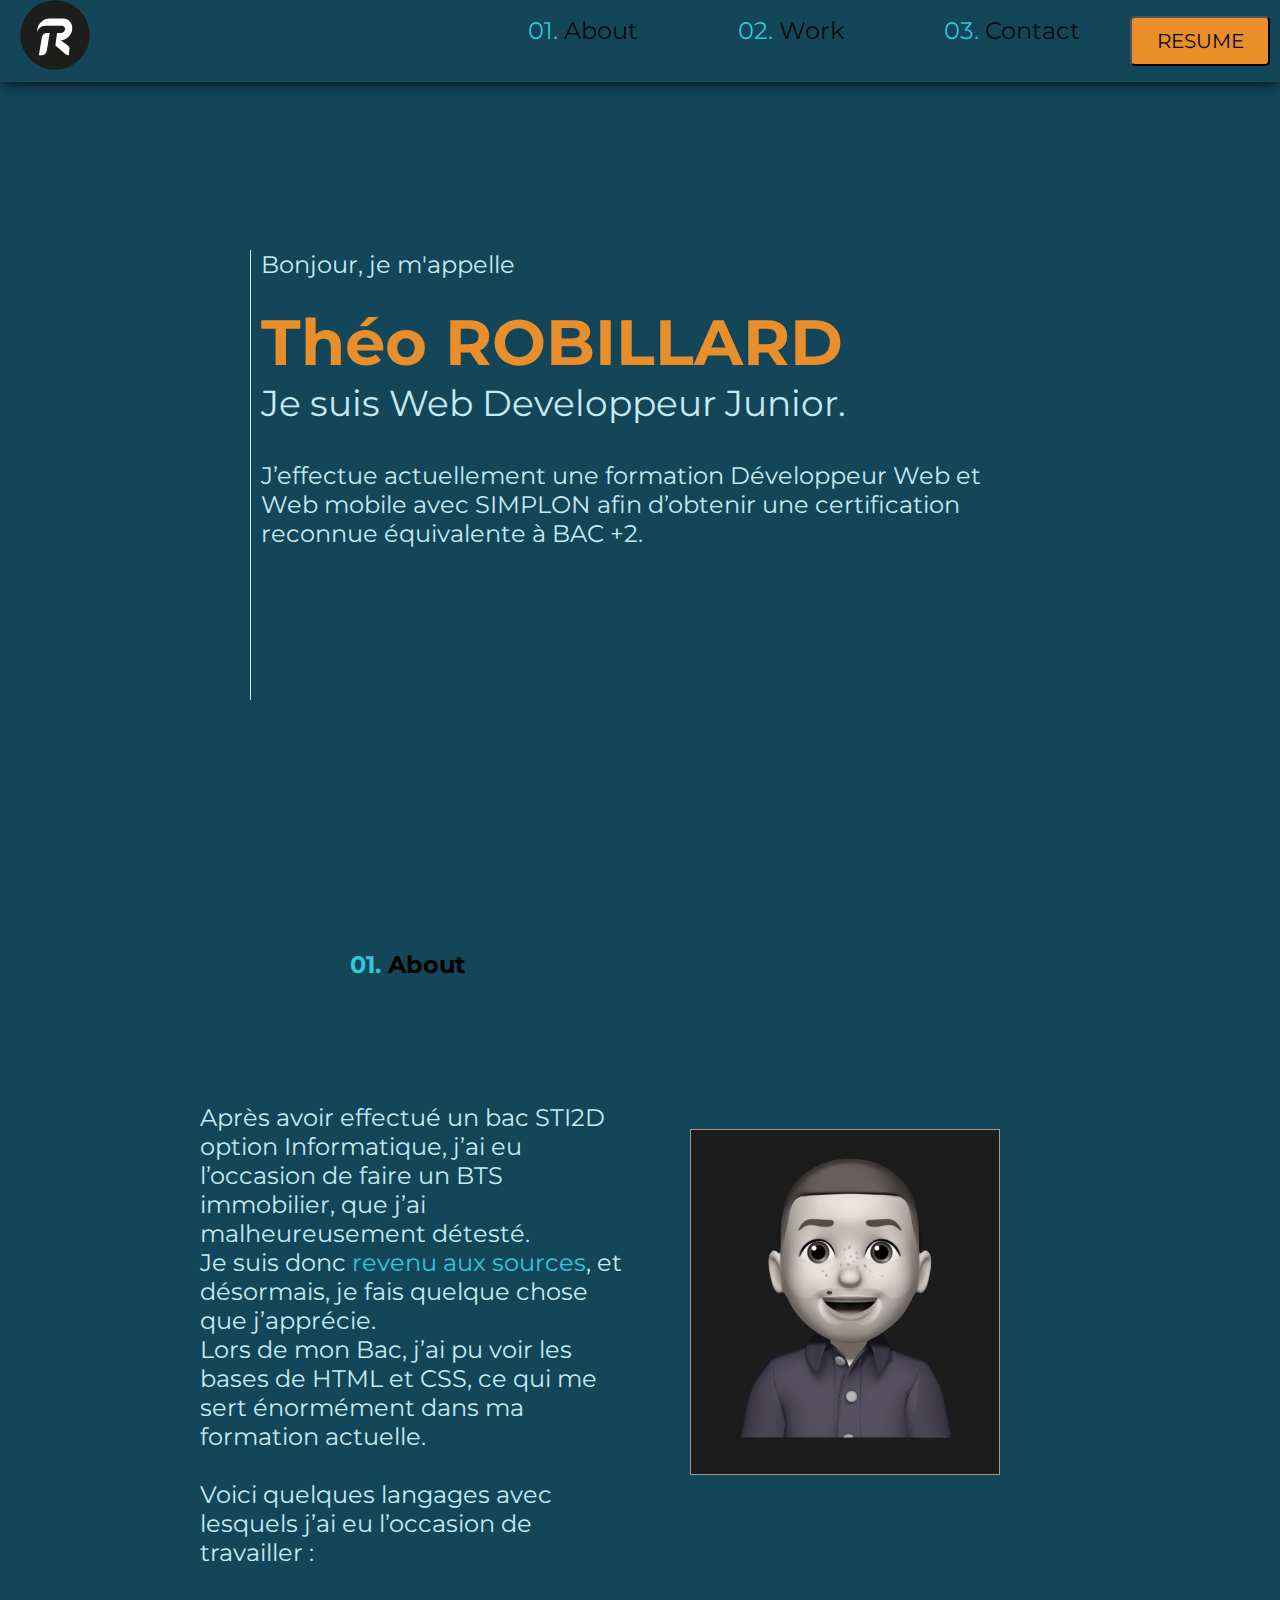
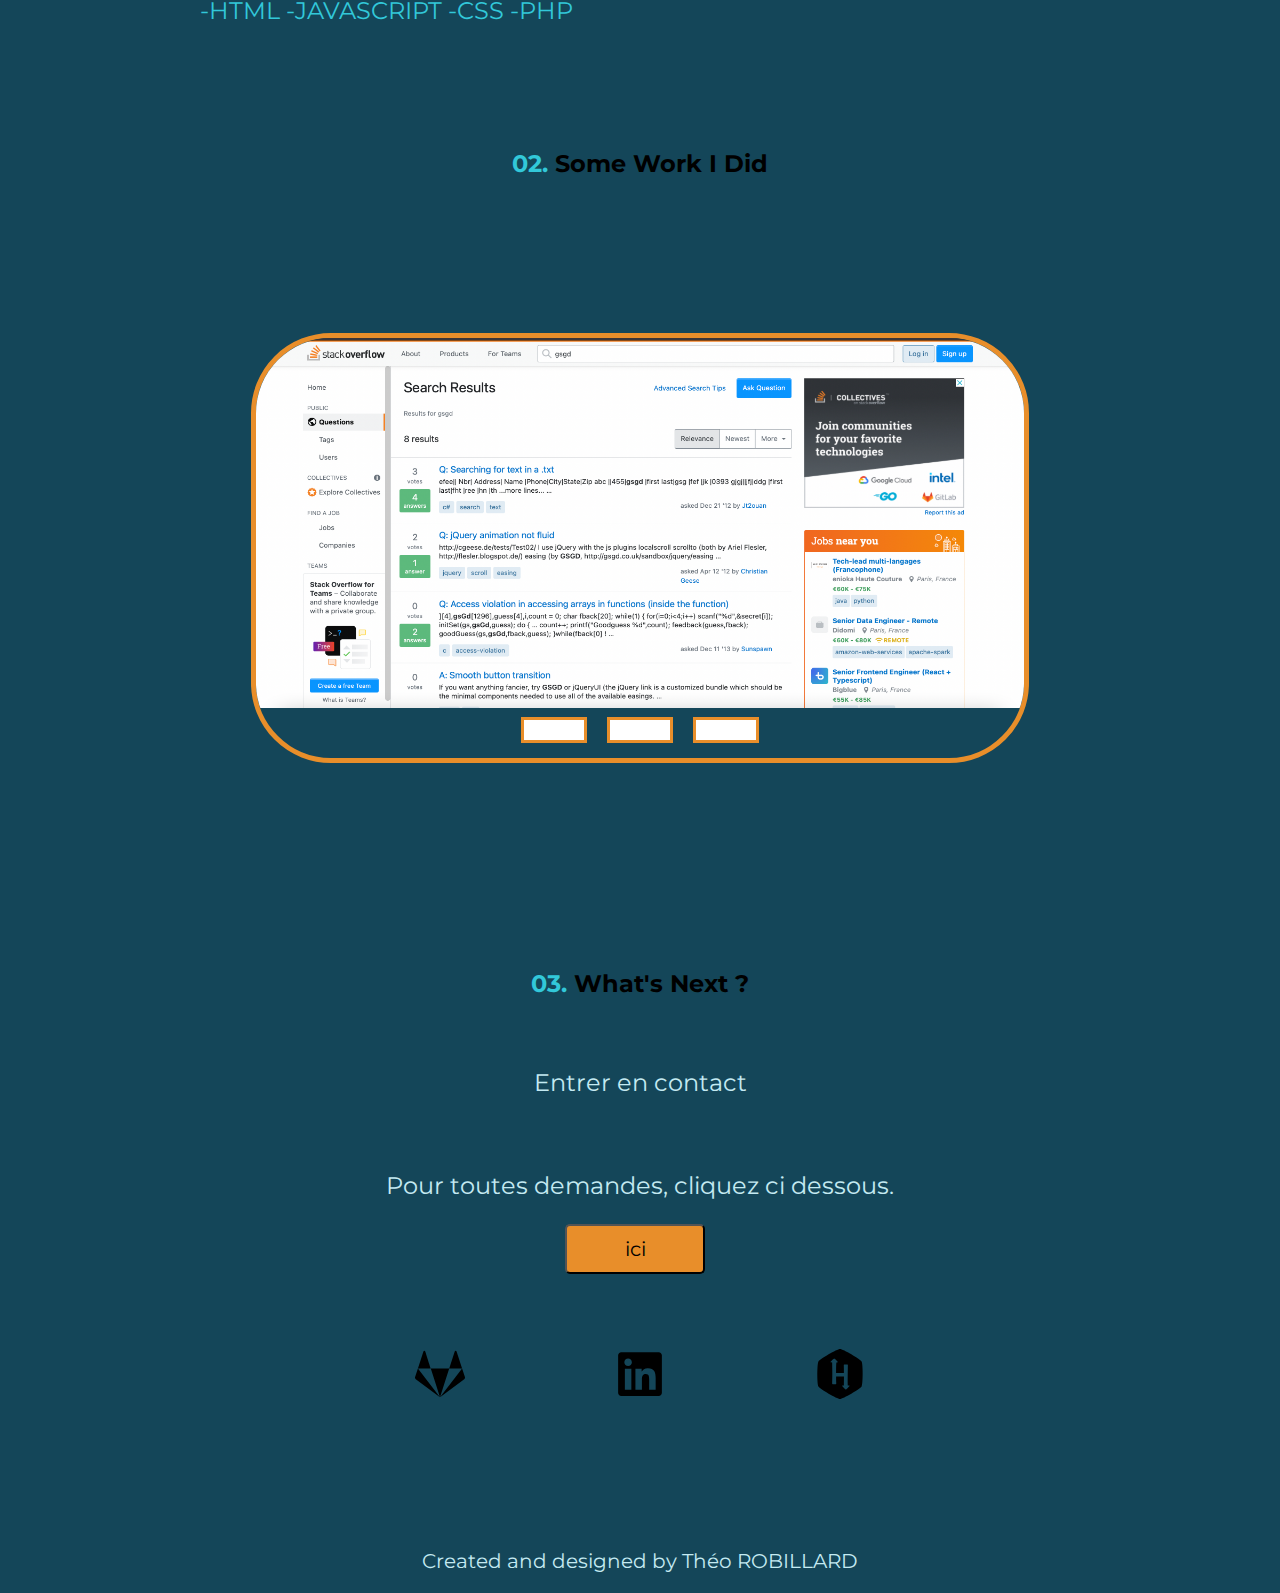
<file: index.html>
<!DOCTYPE html>
<html lang="fr">
<head>
    <meta charset="UTF-8">
    <link rel="preconnect" href="https://fonts.googleapis.com"> 
    <link rel="preconnect" href="https://fonts.gstatic.com" crossorigin> 
    <link href="https://fonts.googleapis.com/css2?family=Montserrat:ital,wght@0,100;0,200;0,300;0,400;0,500;0,600;0,700;0,800;0,900;1,100;1,200;1,300;1,400;1,500;1,600;1,700;1,800;1,900&display=swap" rel="stylesheet">
    <link rel="stylesheet" href="styles.css"/>
    <meta http-equiv="X-UA-Compatible" content="IE=edge">
    <meta name="viewport" content="width=device-width, initial-scale=1.0">
    <title>Portfolio</title>
</head>
<body>
<header class="navbar">
    <a href="index.html"><img class="logo" src="Images/Logo.svg" alt="logo"></img></a>
    <div class="menu-btn"></div>
        <nav class="navigation">   
                <ul>
                    <li><a href="#01"><span>01.</span> About</a></li>
                    <li><a href="#02"><span>02.</span> Work</a></li>
                    <li><a href="#03"><span>03.</span> Contact</a></li>
                    <button class="button" type="button"><a href="Resume/CV.jpg">RESUME</a></button>
                </ul>
            
        </nav>
</header>
    <article class="Presentation">
        <p>Bonjour, je m'appelle</p>
            <h1>Théo ROBILLARD</h1>
            <p class="Dev">Je suis Web Developpeur Junior.</p>
            <p>J’effectue actuellement une formation
                Développeur Web et Web mobile avec SIMPLON
                afin d’obtenir une certification reconnue équivalente 
                à BAC +2.</p>
    </article>
    <article class="About">
        <div id="01"><h2><span>01.</span> About</h2></div>
            <aside class="ABOUT">
                <p class="textcentre">Après avoir effectué un bac STI2D option Informatique, j’ai eu l’occasion de faire un BTS immobilier, que j’ai malheureusement détesté.<br>
                    Je suis donc <span>revenu aux sources</span>, et désormais, je fais quelque chose que j’apprécie.<br>
                    Lors de mon Bac, j’ai pu voir les bases de HTML et CSS, ce qui me sert énormément dans ma formation actuelle.<br><br>
                    
                    Voici quelques langages avec lesquels j’ai eu l’occasion de travailler :<br><br>
                    
                    <span>-HTML                              -JAVASCRIPT
                    -CSS                                  -PHP</span></p>
                <img class="Moi" src="Images/iii.jpg" alt="photo de moi"></img>
            </aside>
    </article>
    <article class="Work">
        <div id="02"><h2><span>02.</span> Some Work I Did</h2></div>
        <div class="slidershow middle">

            <div class="slides">
              <input type="radio" name="r" id="r1" checked>
              <input type="radio" name="r" id="r2">
              <input type="radio" name="r" id="r3">
              <div class="slide s1">
                <a href="pages/projet-1.html" target="_blank"><img src="Images/Stackoverflow.png" alt="Projet Stackoverflow"></a>
              </div>
              <div class="slide">
                <a href="pages/projet-2.html" target="_blank"><img src="Images/DonutWhole.png" alt="Projet DonutWhole"></a>
              </div>
              <div class="slide">
                <a href="pages/projet-3.html" target="_blank"><img src="Images/PHP.png" alt="Exercices PHP"></a>
              </div>
            </div>
      
            <div class="nav">
              <label for="r1" class="bar"></label>
              <label for="r2" class="bar"></label>
              <label for="r3" class="bar"></label>
            </div>
          </div>
    </div>
    </article>
    <article class="Contact">
        <div id="03"><h2><span>03.</span> What's Next ?</h2></div>
            <p class="titre">Entrer en contact</p>
            <p>Pour toutes demandes, cliquez ci dessous.</p>
            <a href="mailto:theorobillard@live.com"><button class="button" type="button">ici</button></a>
        <div class="reseaux">
            <a href="https://gitlab.com/TheoROB" target="_blank"><img src="Images/gitlab-brands.svg"></a>
            <a href="https://www.linkedin.com/in/theo-robillard-08104a1a4/" target="_blank"><img src="Images/linkedin-brands.svg"></a>
            <a href="https://www.hackerrank.com/dashboard" target="_blank"><img src="Images/hackerrank-brands.svg"></a>
        </div>

    </article>
    <footer>
        <p class="footer">Created and designed by Théo ROBILLARD</p>
    </footer>

    <script type="text/javascript">
        const menuBtn = document.querySelector(".menu-btn");
        const navigation = document.querySelector(".navigation");

        menuBtn.addEventListener("click", () => {
            menuBtn.classList.toggle("active");
            navigation.classList.toggle("active");
        });
        
            const nav = document.querySelector('.navbar');
            let lastScrollY = window.scrollY;

            window.addEventListener("scroll", () => {
                if(lastScrollY < window.scrollY){
                    nav.classList.add("nav--hidden");
                } else {
                    nav.classList.remove("nav--hidden");
                }

                lastScrollY = window.scrollY;
            });
        
        
    </script>
    </body>
</html>
</file>
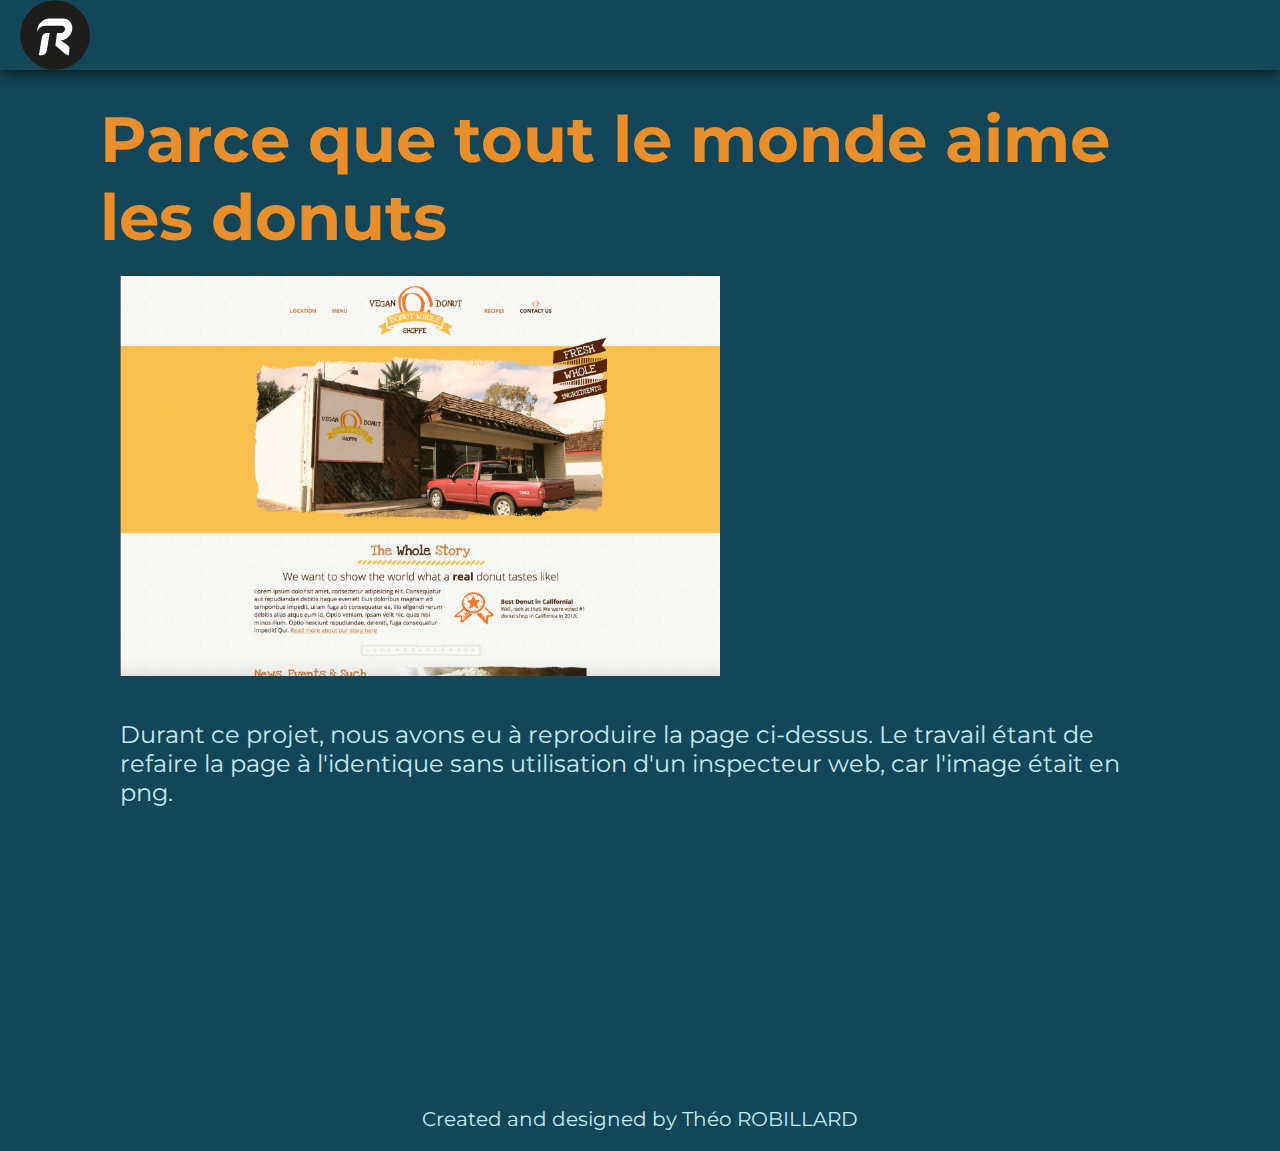
<file: pages/projet-2.html>
<!DOCTYPE html>
<html lang="fr">
<head>
    <meta charset="UTF-8">
    <link rel="stylesheet" href="../styles.css">
    <link rel="preconnect" href="https://fonts.googleapis.com"> 
    <link rel="preconnect" href="https://fonts.gstatic.com" crossorigin> 
    <link href="https://fonts.googleapis.com/css2?family=Montserrat:ital,wght@0,100;0,200;0,300;0,400;0,500;0,600;0,700;0,800;0,900;1,100;1,200;1,300;1,400;1,500;1,600;1,700;1,800;1,900&display=swap" rel="stylesheet">
    <meta http-equiv="X-UA-Compatible" content="IE=edge">
    <meta name="viewport" content="width=device-width, initial-scale=1.0">
    <title>DonutWhole</title>
</head>
<body>
    <header class="navbar">
        <a href="../index.html"><img class="logo" src="../Images/Logo.svg" alt="logo"></img></a>
    </header>
    <article class="article-donut">
        <h1>Parce que tout le monde aime les donuts</h1>
            <img src="../Images/DonutWhole.png">
                <p>Durant ce projet, nous avons eu à reproduire la page ci-dessus. Le travail étant de refaire la page à l'identique sans utilisation d'un inspecteur web, car l'image était en png.
                </p>
    </article>
    <footer>
        <p class="footer">Created and designed by Théo ROBILLARD</p>
    </footer>
    <script>
        const nav = document.querySelector('.navbar');
            let lastScrollY = window.scrollY;

            window.addEventListener("scroll", () => {
                if(lastScrollY < window.scrollY){
                    nav.classList.add("nav--hidden");
                } else {
                    nav.classList.remove("nav--hidden");
                }

                lastScrollY = window.scrollY;
            });
    </script>
</body>
</html>
</file>
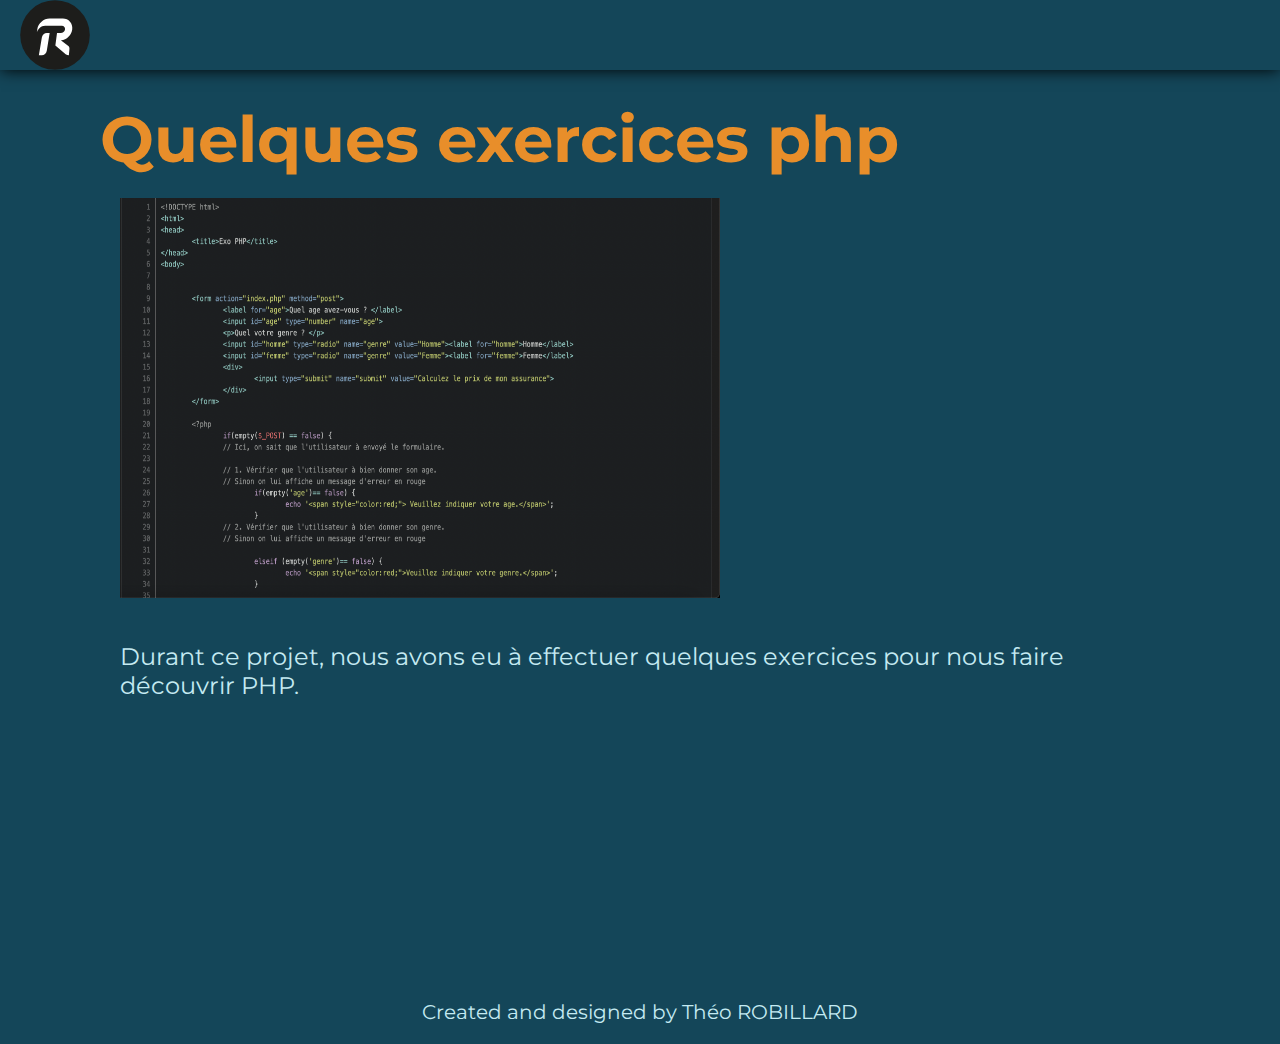
<file: pages/projet-3.html>
<!DOCTYPE html>
<html lang="fr">
<head>
    <meta charset="UTF-8">
    <link rel="stylesheet" href="../styles.css">
    <link rel="preconnect" href="https://fonts.googleapis.com"> 
    <link rel="preconnect" href="https://fonts.gstatic.com" crossorigin> 
    <link href="https://fonts.googleapis.com/css2?family=Montserrat:ital,wght@0,100;0,200;0,300;0,400;0,500;0,600;0,700;0,800;0,900;1,100;1,200;1,300;1,400;1,500;1,600;1,700;1,800;1,900&display=swap" rel="stylesheet">
    <meta http-equiv="X-UA-Compatible" content="IE=edge">
    <meta name="viewport" content="width=device-width, initial-scale=1.0">
    <title>Php</title>
</head>
<body>
    <header class="navbar">
        <a href="../index.html"><img class="logo" src="../Images/Logo.svg" alt="logo"></img></a>
    </header>
    <article class="article-php">
        <h1>Quelques exercices php</h1>
            <img src="../Images/PHP.png">
                <p>Durant ce projet, nous avons eu à effectuer quelques exercices pour nous faire découvrir PHP.
                </p>
    </article>
    <footer>
        <p class="footer">Created and designed by Théo ROBILLARD</p>
    </footer>
    <script>
        const nav = document.querySelector('.navbar');
            let lastScrollY = window.scrollY;

            window.addEventListener("scroll", () => {
                if(lastScrollY < window.scrollY){
                    nav.classList.add("nav--hidden");
                } else {
                    nav.classList.remove("nav--hidden");
                }

                lastScrollY = window.scrollY;
            });
    </script>
</body>
</html>
</file>
<file: styles.css>
body{
    background-color: #144659;
    flex-direction:column;
    justify-content: space-around;
    margin: 0;
    padding: 0;
}

.navbar {
    z-index: 999;
    position: fixed;
    top: 0;
    left: 0;
    width: 100%;
    display: flex;
    justify-content: space-between;
    align-items: 0.5s flex-end;
    background-color: #144659;
    transition: 1s ease;
    box-shadow:0px 1px 15px -1px #000000;
}

.nav--hidden{
    transform: translateY(-120px);
    
}

img.logo {
    margin-left: 20px;
    height: 70px;
    width: 70px;
    display: flex;
    float: left;
}

.logo:hover{
    position: relative;
    box-shadow: 0px 5px 5px black;
    border-radius: 50px;
    height: 73px;
    width: 73px;

}

.navbar .navigation{
    position: relative;
    display: flex;
    justify-content: space-between;
    align-items: center;

}

ul{
    display: flex;  
}


.navigation li {
    margin: 0 50px;
    list-style: none;
    height: 3px;
    transition: 0.3s ease;
}

.navigation li a {
    position: relative;
    text-decoration: none;
    color: #05080D;
    font-size: 24px;
    font-weight: 1em;
    font-family: 'Montserrat', sans-serif;
    transition: 0.3s ease;
}

.navigation li a:before {
    
    content: '';
    position: absolute;
    background:#000;
    width: 0;
    height:3px;
    bottom:0;
    left: 0;
    transition: 0.3s ease;
}

.navigation li a:hover:before{
    width:100%;
}


.button{
    margin-right: 10px;
    border-radius: 5px;
    border-color: black;
    background-color: #E88E2A;
    font-family: 'Montserrat', sans-serif;
    font-size: 20px;
    text-align: center;
    width: 140px;
    height: 50px;
}

.button:hover{
    background-color:#32C8D9;
}

.button a{
    text-decoration: none;
    color :#05080D;
}

.Presentation {
    height:450px;
    justify-content: center;
    margin: 250px;
    padding-left: 10px;
    border-left:1px #C4EAF2 solid; 
}

h1{
    color: #E88E2A;
    font-size: 64px;
    margin: 0;
    font-family: "Montserrat", sans-serif;

}

.Dev{
    margin-top: 0;
    font-size: 36px;
}

p{
    color: #C4EAF2;
    font-size: 24px;
    font-family: "Montserrat", sans-serif;
}

article.About { 
    margin: 100px;
}

.ABOUT{
    margin: 100px;
    display: flex; 
}
    
.About h2{
    margin-left: 250px;
    font-family: 'Montserrat', sans-serif;
}

.textcentre{
    width: 50%;
    font-size: 24px;    
}

img.Moi{ 
    margin: 50px;
    width: 35%;
    height: 40%;
    filter: grayscale(80%);
    border: 1px solid #E88E2A;
}

img.Moi:hover{
    filter:none;
}

span{
    color: #32C8D9;
}


article.Work{   
    width: 100%;
    height:700px;
}

.Work h2{
    text-align: center;
    font-family: 'Montserrat', sans-serif;
}

.slidershow{
    width: 60%;
    height: 60%;
    overflow: hidden;
    border: #E88E2A solid 5px;
    border-radius: 80px;
}
.middle{
    position: relative;
    top: 50%;
    left: 50%;
    transform: translate(-50%,-50%);
}

.nav{
    position: absolute;
    bottom: 5px;
    left: 50%;
    transform: translateX(-50%);
    display: flex;
}

.bar{
    background-color:#FFFFFF; ;
    width: 60px;
    height: 20px;
    border: 3px solid #E88E2A;
    margin: 10px;
    cursor: pointer;
    transition: 0.4s;
}

.bar:hover{
    background: #32C8D9;
}

input[name="r"]{
    position: absolute;
    visibility: hidden;
}

.slides{
    width: 500%;
    height: 100%;
    display: flex;
}

.slide{
    width: 20%;
    transition: 0.6s;
}
.slide img{
    width: 100%;
    height: 88%;
}

#r1:checked ~ .s1{
    margin-left: 0;
}
#r2:checked ~ .s1{
    margin-left: -20%;
}
#r3:checked ~ .s1{
    margin-left: -40%;
}
#r4:checked ~ .s1{
    margin-left: -60%;
}
#r5:checked ~ .s1{
    margin-left: -80%;
}

.Contact{
    display: flex;
    flex-direction: column;
    align-items:center;
    margin-top: 100px;
    width: 100%;
    height: 300px;
}

.Contact h2 {
    text-align: center;
    font-family: 'Montserrat', sans-serif;
}

.titre {
    margin: 50px;
    text-align: center;
}

.Contact p{
    text-align: center;
}

.reseaux{
    display: flex;
}

.reseaux img {
    padding: 60px;
    margin: 15px;
    width: 50px;
    height: 50px;
}

.reseaux img:hover {
    box-shadow: 0px 5px 5px black;
    background-color:#32C8D9;
}

footer .footer{
    width: 100%;
    text-align: center;
    margin-top: 300px;
    font-size: 20px;
    font-family: 'Montserrat', sans-serif;
}

/*projets Stack*/

.article-stack, .article-donut, .article-php{
    margin: 100px;
}

.article-stack img, .article-donut img, .article-php img  {
    margin: 20px;
    width: 600px;
    height: 400px;
}

.article-stack p, .article-donut p, .article-php p{
    margin: 20px;
}

article .exemple-stack{
    margin: 20px;
    width: 90%;
    height: 100px;
}

@media (max-width:900px){
    .navbar {
        padding: 12px 20px;
    }

    p {
        font-size: 18px;
    }
    .navbar .navigation{
        display: none;
    }

    .navbar .navigation.active{ 
        position:fixed;
        width: 100%;
        height: 100vh;
        top: 0;
        left: 0;
        display: flex;
        justify-content: center;
        align-items: center;
        background: rgba (1, 1, 1, 0.5);
    }

    .navbar .navigation ul li {
        color: #05080D;
        font-size:1.2em;
        margin: 40px;
        margin-left: 20px;
    }

    .navbar .navigation ul li a:before{
        background: #222;
        height: 2px;
    }

    .navbar .navigation.active ul{
        background: #C4EAF2;
        width: 200px;
        max-width: 200px;
        margin: 20px;
        padding:40px;
        display: flex;
        flex-direction: column;
        align-items:center;
        border-radius: 5px;
        box-shadow: 0 5px 25px black;
    }
    
    .menu-btn{
        background: url('Images/bars-solid.svg') no-repeat;
        margin-right: 50px;
        background-size: 30px;
        background-position: center;
        width: 40px;
        height: 40px;
        cursor: pointer;
        transition: 0.3s ease;
    }

    .menu-btn.active{
            z-index: 999;
            background: url('Images/times-solid.svg') no-repeat;   
            background-size: 25px;
            background-position: center;
            transition: 0.3s ease;
    }

    .Presentation{
        width: 60%;
        height: 50%;
        margin: 100px;
        
    }

    .Dev{
        font-size:24px;
    }

    h1{
        font-size:35px;
    }

    .nav{
        bottom:0;
    }

    .bar{
        height: 12px; 
        width: 30px ;
    }

    .ABOUT{
        margin: 0;
        flex-direction: column;
    }

    .About h2{
        margin: 0;
    }

    .textcentre{
        font-size:18px;
        margin-top: 50px;
        width:100%;
    }

    .ABOUT .Moi{
        height: 60%;
        width: 60%;
        filter: none;
    }

    .Work .slidershow{
        height: 250px;
        width: 350px;
    }

    .Contact .reseaux img{
       padding:70px 20px;
    }

    footer .footer{
        font-size:12px;
    }

    .article-stack, .article-donut, .article-php{
        padding-top: 100px;
        margin: 100px;
    }

    .article-stack img, .article-donut img, .article-php img {
    margin: 10px;
    width: 250px;
    height: 150px;
    }

    .article-stack p, .article-donut p, .article-php p{
    margin: 10px;
    font-size: 14px;
    }

    article .exemple-stack{
        margin: 10px;
        width: 100%;
        height: 100%;
    }
}
</file>
